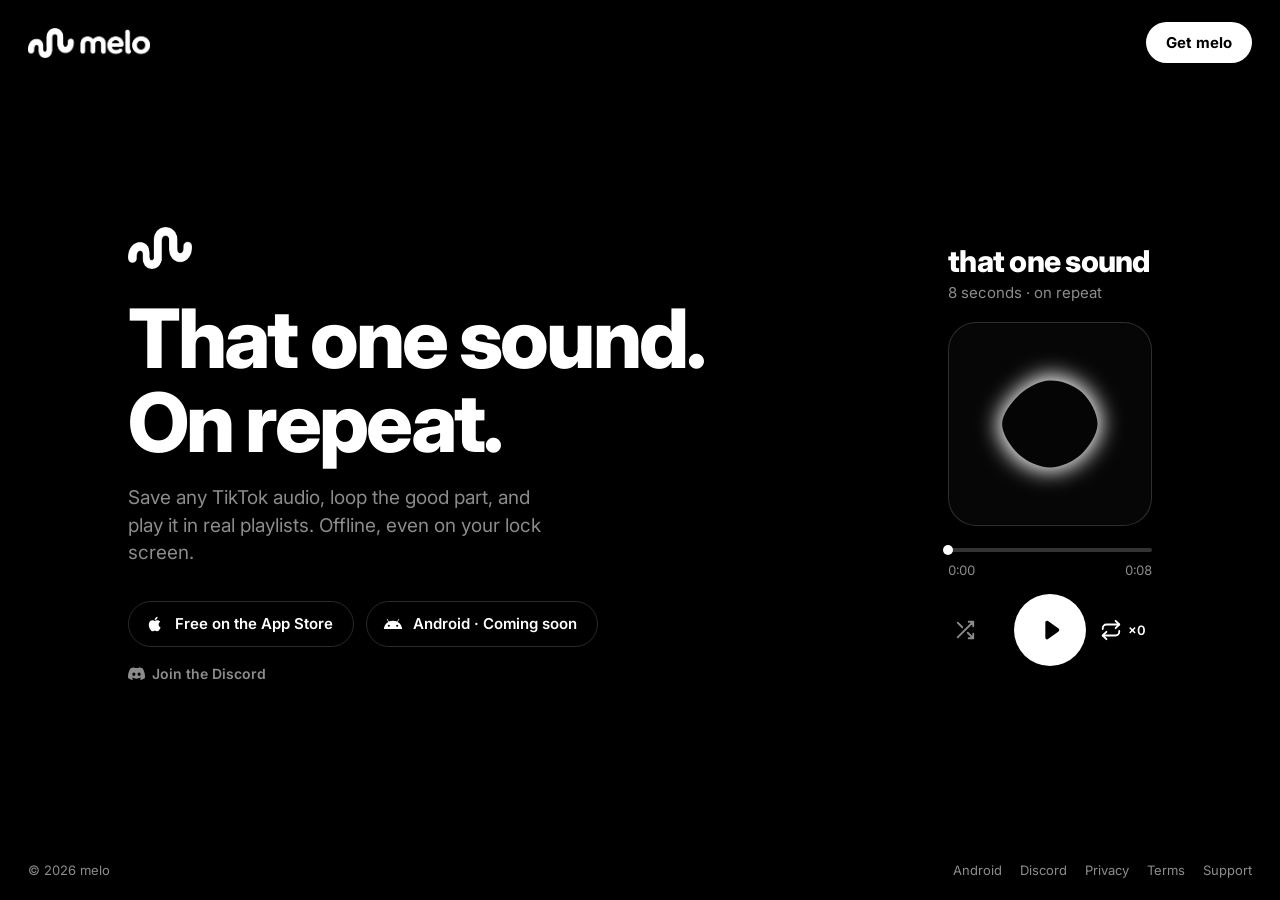
<file: index.html>
<!doctype html>
<html lang="en">
<head>
<meta charset="utf-8">
<meta name="viewport" content="width=device-width,initial-scale=1,viewport-fit=cover">
<title>melo: Playlists for Sounds</title>
<meta name="description" content="melo is Spotify for your TikTok audios. Save any audio, loop the good part, and listen in playlists. Offline, on your lock screen. Free on iPhone.">
<meta property="og:title" content="melo: Playlists for Sounds">
<meta property="og:description" content="That one sound. On repeat. Free on iPhone.">
<meta property="og:image" content="https://getmelomusic.app/assets/og.jpg">
<meta property="og:url" content="https://getmelomusic.app/">
<meta name="twitter:card" content="summary_large_image">
<meta name="apple-itunes-app" content="app-id=6832818349">
<meta name="theme-color" content="#000000">
<link rel="icon" href="/favicon.png">
<link rel="apple-touch-icon" href="/apple-touch-icon.png">
<link rel="preconnect" href="https://fonts.googleapis.com">
<link rel="preconnect" href="https://fonts.gstatic.com" crossorigin>
<link href="https://fonts.googleapis.com/css2?family=Inter:wght@400;500;700;800&display=swap" rel="stylesheet">
<style>
  :root { --fg:#fff; --dim:rgba(255,255,255,.55); --line:rgba(255,255,255,.16); --card:#060606; }
  * { box-sizing:border-box; margin:0; padding:0; }
  html, body { background:#000; color:var(--fg); }
  body { font-family:-apple-system, BlinkMacSystemFont, "SF Pro Display", Inter, system-ui, sans-serif;
         -webkit-font-smoothing:antialiased; min-height:100vh; min-height:100svh; display:flex; flex-direction:column; }
  a { color:inherit; text-decoration:none; }
  button { font:inherit; color:inherit; background:none; border:0; cursor:pointer; -webkit-tap-highlight-color:transparent; }

  header { display:flex; justify-content:space-between; align-items:center; padding:22px 28px; }
  .wordmark { height:30px; display:block; }
  .get { background:var(--fg); color:#000; font-weight:700; font-size:15px; padding:11px 20px; border-radius:999px; transition:transform .15s; }
  .get:hover { transform:scale(1.04); }

  main { flex:1; display:grid; grid-template-columns:1fr auto; align-items:center; gap:64px; max-width:1080px; width:100%; margin:0 auto; padding:24px 28px 40px; }
  .mark { width:64px; margin-bottom:28px; display:block; }
  h1 { font-weight:800; font-size:clamp(44px, 6.4vw, 84px); line-height:1.02; letter-spacing:-.035em; }
  .sub { margin-top:20px; font-size:19px; line-height:1.45; color:var(--dim); max-width:430px; }
  .downloads { display:flex; flex-wrap:wrap; gap:12px; margin-top:34px; }
  .store { display:inline-flex; align-items:center; gap:10px; border:1px solid var(--line); border-radius:999px; padding:12px 20px 12px 16px; font-weight:600; font-size:15px; transition:background .2s; }
  .store:hover { background:rgba(255,255,255,.06); }
  .store svg { width:20px; height:20px; }
  .also { display:flex; gap:20px; margin-top:18px; font-size:14px; font-weight:600; color:var(--dim); }
  .also a { display:inline-flex; align-items:center; gap:7px; transition:color .2s; }
  .also a:hover { color:var(--fg); }
  .also svg { width:17px; height:17px; }

  /* Now-playing card, same pieces as the app */
  .player { width:min(380px, 100%); }
  .title { font-weight:800; font-size:30px; letter-spacing:-.025em; }
  .meta { color:var(--dim); font-size:15px; margin-top:4px; }
  .art { position:relative; margin-top:20px; aspect-ratio:1; border-radius:28px; border:1px solid var(--line); background:var(--card); overflow:hidden; cursor:pointer; }
  .art svg { position:absolute; inset:0; width:100%; height:100%; }
  .bar { margin-top:22px; height:4px; border-radius:2px; background:rgba(255,255,255,.2); position:relative; }
  .bar span { position:absolute; left:0; top:0; bottom:0; width:0; border-radius:2px; background:var(--fg); }
  .bar i { position:absolute; top:50%; left:0; width:10px; height:10px; margin:-5px 0 0 -5px; border-radius:50%; background:var(--fg); }
  .times { display:flex; justify-content:space-between; color:var(--dim); font-size:13px; margin-top:10px; font-variant-numeric:tabular-nums; }
  .controls { display:flex; justify-content:space-between; align-items:center; margin-top:16px; padding:0 6px; }
  .controls .side { color:var(--dim); display:flex; align-items:center; gap:6px; font-size:13px; font-weight:600; min-width:60px; }
  .controls .side.right { justify-content:flex-end; color:var(--fg); }
  .controls svg { width:22px; height:22px; }
  .play { width:72px; height:72px; border-radius:50%; background:var(--fg); color:#000; display:grid; place-items:center; transition:transform .12s; }
  .play:active { transform:scale(.94); }
  .play svg { width:28px; height:28px; }

  footer { display:flex; justify-content:space-between; padding:22px 28px; color:var(--dim); font-size:13px; }
  footer nav { display:flex; gap:18px; }
  footer a:hover { color:var(--fg); }

  @media (max-width:820px) {
    header { padding:16px; }
    .wordmark { height:24px; }
    .get { font-size:14px; padding:9px 16px; }
    main { grid-template-columns:1fr; gap:40px; padding:24px 16px 32px; text-align:center; }
    .mark { margin:0 auto 20px; width:52px; }
    .sub { margin-left:auto; margin-right:auto; font-size:17px; }
    .also { justify-content:center; }
    .player { margin:0 auto; text-align:left; }
    footer { flex-direction:column-reverse; gap:10px; align-items:center; padding:20px 16px 28px; }
  }
</style>
</head>
<body>
<header>
  <a href="/" aria-label="melo home"><img class="wordmark" src="/assets/melo-wordmark-white.png" alt="melo"></a>
  <a class="get" href="https://apps.apple.com/app/id6832818349">Get melo</a>
</header>

<main>
  <section>
    <img class="mark" src="/assets/melo-mark-white.png" alt="">
    <h1>That one sound.<br>On repeat.</h1>
    <p class="sub">Save any TikTok audio, loop the good part, and play it in real playlists. Offline, even on your lock screen.</p>
    <div class="downloads">
      <a class="store" href="https://apps.apple.com/app/id6832818349">
        <svg viewBox="0 0 24 24" fill="currentColor" aria-hidden="true"><path d="M16.37 12.6c-.02-2.2 1.8-3.26 1.88-3.31-1.03-1.5-2.62-1.7-3.18-1.72-1.35-.14-2.64.8-3.33.8-.69 0-1.74-.78-2.87-.76-1.47.02-2.83.86-3.59 2.18-1.53 2.66-.39 6.59 1.1 8.75.73 1.05 1.6 2.24 2.73 2.2 1.1-.05 1.51-.71 2.84-.71 1.32 0 1.7.71 2.86.69 1.18-.02 1.93-1.07 2.65-2.13.84-1.22 1.18-2.4 1.2-2.46-.03-.01-2.3-.88-2.32-3.5zM14.2 6.13c.6-.73 1-1.74.9-2.75-.87.04-1.92.58-2.54 1.3-.56.64-1.05 1.67-.92 2.66.97.08 1.96-.49 2.56-1.21z"/></svg>
        Free on the App Store
      </a>
      <a class="store" href="/android/"><svg viewBox="0 0 24 24" fill="currentColor" aria-hidden="true"><path d="M17.6 9.48l1.84-3.18a.38.38 0 0 0-.66-.38l-1.86 3.22a11.4 11.4 0 0 0-9.84 0L5.22 5.92a.38.38 0 0 0-.66.38L6.4 9.48A10.8 10.8 0 0 0 1 18h22a10.8 10.8 0 0 0-5.4-8.52zM7 15.25a1.25 1.25 0 1 1 0-2.5 1.25 1.25 0 0 1 0 2.5zm10 0a1.25 1.25 0 1 1 0-2.5 1.25 1.25 0 0 1 0 2.5z"/></svg>Android · Coming soon</a>
    </div>
    <div class="also">
      <a href="https://discord.gg/9V9xTb5YP"><svg viewBox="0 0 24 24" fill="currentColor" aria-hidden="true"><path d="M20.3 4.4A19.6 19.6 0 0 0 15.4 3l-.6 1.3a18.2 18.2 0 0 0-5.6 0L8.6 3a19.5 19.5 0 0 0-4.9 1.5C.6 9.1-.3 13.7.1 18.2a19.8 19.8 0 0 0 6 3l1.3-2a12.8 12.8 0 0 1-2-1l.5-.4a14 14 0 0 0 12.2 0l.5.4c-.6.4-1.3.7-2 1l1.3 2a19.7 19.7 0 0 0 6-3c.5-5.2-.9-9.8-3.6-13.8zM8.3 15.5c-1.2 0-2.2-1.1-2.2-2.4s1-2.4 2.2-2.4 2.2 1.1 2.2 2.4-1 2.4-2.2 2.4zm7.4 0c-1.2 0-2.2-1.1-2.2-2.4s1-2.4 2.2-2.4 2.2 1.1 2.2 2.4-1 2.4-2.2 2.4z"/></svg>Join the Discord</a>
    </div>
  </section>

  <section class="player" aria-label="Try a loop">
    <p class="title">that one sound</p>
    <p class="meta">8 seconds · on repeat</p>
    <div class="art" id="art">
      <svg viewBox="-150 -150 300 300" aria-hidden="true">
        <defs>
          <filter id="glow" x="-80%" y="-80%" width="260%" height="260%">
            <feGaussianBlur id="blur" stdDeviation="16"/>
          </filter>
        </defs>
        <path id="halo" fill="#fff" filter="url(#glow)"/>
        <path id="orb" fill="#050505"/>
      </svg>
    </div>
    <div class="bar"><span id="fill"></span><i id="knob"></i></div>
    <div class="times"><span id="now">0:00</span><span>0:08</span></div>
    <div class="controls">
      <span class="side" aria-hidden="true">
        <svg viewBox="0 0 24 24" fill="none" stroke="currentColor" stroke-width="2" stroke-linecap="round" stroke-linejoin="round"><path d="M16 3h5v5M4 20 21 3M21 16v5h-5M15 15l6 6M4 4l5 5"/></svg>
      </span>
      <button class="play" id="play" aria-label="Play the loop">
        <svg id="playIcon" viewBox="0 0 24 24"><path d="M8 5.5c0-1.2 1.3-1.9 2.3-1.3l9 6.5c.9.6.9 1.9 0 2.6l-9 6.5c-1 .7-2.3 0-2.3-1.3z" fill="currentColor"/></svg>
        <svg id="pauseIcon" viewBox="0 0 24 24" style="display:none"><rect x="6" y="4" width="4" height="16" rx="1.5" fill="currentColor"/><rect x="14" y="4" width="4" height="16" rx="1.5" fill="currentColor"/></svg>
      </button>
      <span class="side right">
        <svg viewBox="0 0 24 24" fill="none" stroke="currentColor" stroke-width="2" stroke-linecap="round" stroke-linejoin="round"><path d="m17 2 4 4-4 4"/><path d="M3 11v-1a4 4 0 0 1 4-4h14"/><path d="m7 22-4-4 4-4"/><path d="M21 13v1a4 4 0 0 1-4 4H3"/></svg>
        <span id="loops">×0</span>
      </span>
    </div>
  </section>
</main>

<footer>
  <span>© 2026 melo</span>
  <nav>
    <a href="/android/">Android</a>
    <a href="https://discord.gg/9V9xTb5YP">Discord</a>
    <a href="/privacy/">Privacy</a>
    <a href="/terms/">Terms</a>
    <a href="mailto:support@getmelomusic.app">Support</a>
  </nav>
</footer>

<script>
(() => {
  const LOOP = 8, BEAT = 0.5;
  const $ = id => document.getElementById(id);
  const orb = $('orb'), halo = $('halo'), blur = $('blur');
  const still = matchMedia('(prefers-reduced-motion: reduce)').matches;

  // An original 8-second loop, generated in the browser.
  let ac, master, startAt = 0, playing = false, nextLoop = 0, timer;
  const chords = [[57,60,64], [53,57,60], [48,52,55], [55,59,62]];
  const hz = n => 440 * Math.pow(2, (n - 69) / 12);
  function voice(freq, t, len, type, gain, cutoff) {
    const o = ac.createOscillator(), g = ac.createGain(), f = ac.createBiquadFilter();
    o.type = type; o.frequency.value = freq; f.type = 'lowpass'; f.frequency.value = cutoff;
    g.gain.setValueAtTime(0, t); g.gain.linearRampToValueAtTime(gain, t + 0.01);
    g.gain.exponentialRampToValueAtTime(0.0001, t + len);
    o.connect(f).connect(g).connect(master); o.start(t); o.stop(t + len + 0.05);
  }
  function kick(t) {
    const o = ac.createOscillator(), g = ac.createGain();
    o.frequency.setValueAtTime(120, t); o.frequency.exponentialRampToValueAtTime(45, t + 0.15);
    g.gain.setValueAtTime(0.5, t); g.gain.exponentialRampToValueAtTime(0.0001, t + 0.3);
    o.connect(g).connect(master); o.start(t); o.stop(t + 0.32);
  }
  function scheduleLoop(t0) {
    chords.forEach((c, i) => {
      const t = t0 + i * 2;
      c.forEach(n => voice(hz(n), t, 2.1, 'triangle', 0.05, 1200));
      for (let s = 0; s < 8; s++) voice(hz(c[[0,1,2,1,2,0,2,1][s]] + 12), t + s * 0.25, 0.35, 'sine', 0.06, 3000);
      for (let b = 0; b < 4; b++) kick(t + b * BEAT);
    });
  }
  function scheduler() { while (nextLoop < ac.currentTime + 1) { scheduleLoop(nextLoop); nextLoop += LOOP; } }

  async function toggle() {
    if (!ac) {
      ac = new (window.AudioContext || window.webkitAudioContext)();
      master = ac.createGain(); master.gain.value = 0.8; master.connect(ac.destination);
    }
    if (playing) {
      await ac.suspend(); playing = false; clearInterval(timer);
      $('playIcon').style.display = ''; $('pauseIcon').style.display = 'none';
      $('play').setAttribute('aria-label', 'Play the loop');
      return;
    }
    await ac.resume();
    if (!startAt) { startAt = ac.currentTime + 0.05; nextLoop = startAt; }
    playing = true; scheduler(); timer = setInterval(scheduler, 250);
    $('playIcon').style.display = 'none'; $('pauseIcon').style.display = '';
    $('play').setAttribute('aria-label', 'Pause the loop');
  }
  $('play').addEventListener('click', toggle);
  $('art').addEventListener('click', toggle);

  // The eclipse from the app, made soft and blobby: it wobbles, and squishes on every beat.
  const N = 8;
  function blobPath(r, t, pulse, amount) {
    const pts = [];
    for (let i = 0; i < N; i++) {
      const a = i / N * Math.PI * 2;
      const wob = still ? 0 : (Math.sin(t * 1.1 + i * 1.7) * 0.05 + Math.sin(t * 1.9 + i * 2.9) * 0.03) * amount;
      const rr = r * (1 + wob + pulse * 0.07);
      pts.push([Math.cos(a) * rr, Math.sin(a) * rr]);
    }
    let d = `M${pts[0][0].toFixed(1)},${pts[0][1].toFixed(1)}`;
    for (let i = 0; i < N; i++) {
      const p0 = pts[(i - 1 + N) % N], p1 = pts[i], p2 = pts[(i + 1) % N], p3 = pts[(i + 2) % N];
      d += `C${(p1[0] + (p2[0] - p0[0]) / 6).toFixed(1)},${(p1[1] + (p2[1] - p0[1]) / 6).toFixed(1)} `
         + `${(p2[0] - (p3[0] - p1[0]) / 6).toFixed(1)},${(p2[1] - (p3[1] - p1[1]) / 6).toFixed(1)} `
         + `${p2[0].toFixed(1)},${p2[1].toFixed(1)}`;
    }
    return d + 'Z';
  }

  function frame(ms) {
    const t = ms / 1000;
    let pulse = 0;
    if (playing) {
      const elapsed = Math.max(0, ac.currentTime - startAt), pos = elapsed % LOOP;
      pulse = Math.exp(-((elapsed % BEAT) / BEAT) * 5);
      $('now').textContent = '0:0' + Math.floor(pos);
      $('fill').style.width = $('knob').style.left = (pos / LOOP * 100) + '%';
      $('loops').textContent = '×' + Math.floor(elapsed / LOOP);
    }
    const amount = playing ? 1.4 : 1;
    orb.setAttribute('d', blobPath(66, t, pulse, amount));
    halo.setAttribute('d', blobPath(72 + pulse * 6, t + 0.3, pulse, amount));
    blur.setAttribute('stdDeviation', (16 + pulse * 8).toFixed(1));
    requestAnimationFrame(frame);
  }
  requestAnimationFrame(frame);
})();
</script>
</body>
</html>
</file>
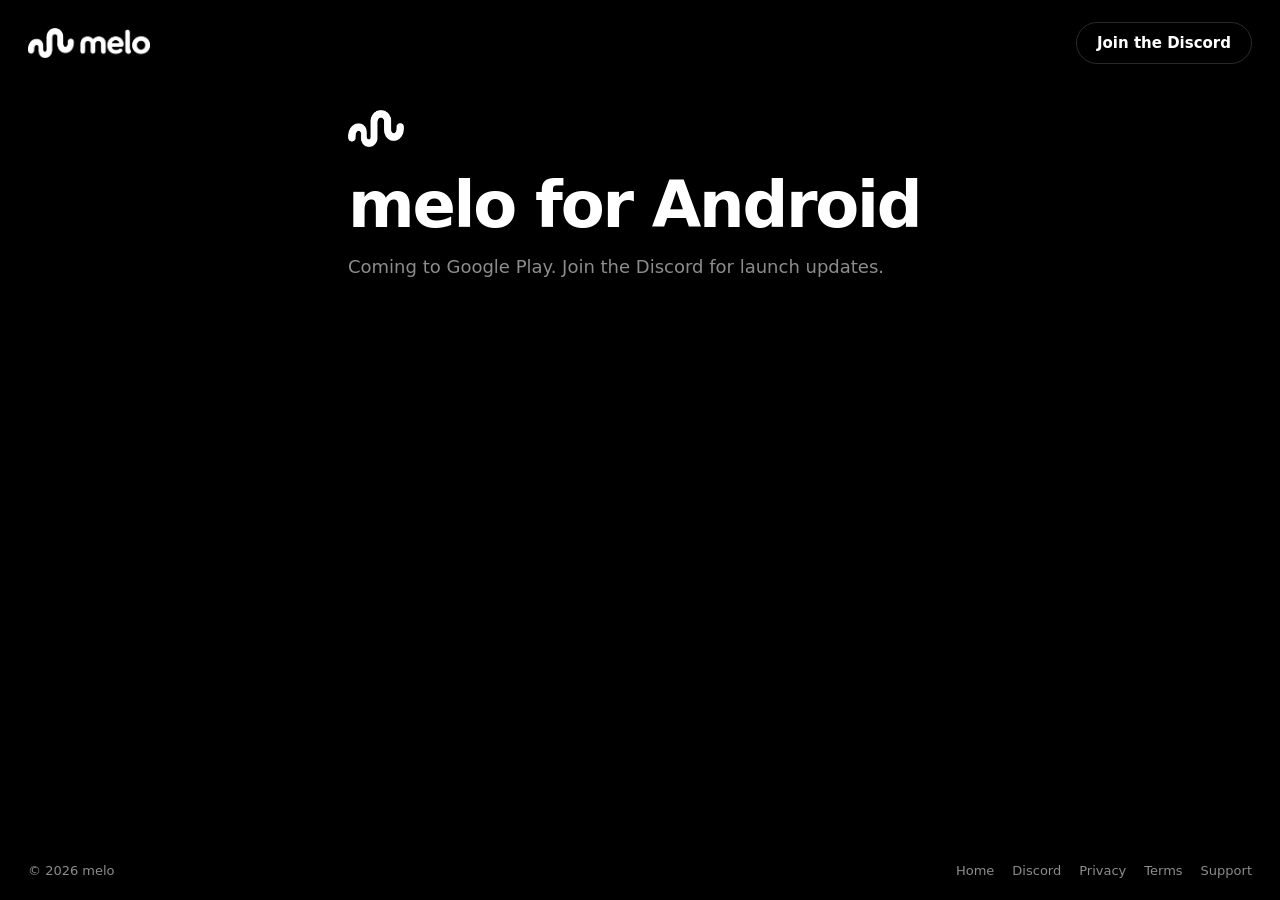
<file: android/index.html>
<!doctype html>
<html lang="en">
<head>
<meta charset="utf-8">
<meta name="viewport" content="width=device-width,initial-scale=1,viewport-fit=cover">
<title>melo for Android</title>
<meta name="description" content="Melo for Android is coming to Google Play.">
<meta name="theme-color" content="#000000">
<link rel="icon" href="/favicon.png">
<link rel="apple-touch-icon" href="/apple-touch-icon.png">
<style>
  :root { --fg:#fff; --dim:rgba(255,255,255,.55); --line:rgba(255,255,255,.16); --card:#060606; }
  * { box-sizing:border-box; margin:0; padding:0; }
  html, body { background:#000; color:var(--fg); }
  body { font-family:-apple-system, BlinkMacSystemFont, "SF Pro Display", Inter, system-ui, sans-serif;
         -webkit-font-smoothing:antialiased; min-height:100vh; min-height:100svh; display:flex; flex-direction:column; }
  a { color:inherit; text-decoration:none; }
  header { display:flex; justify-content:space-between; align-items:center; padding:22px 28px; }
  .wordmark { height:30px; display:block; }
  .pill { display:inline-flex; align-items:center; justify-content:center; gap:10px; border-radius:999px; font-weight:700; font-size:15px; padding:11px 20px; transition:transform .15s, background .2s; }
  .pill.line { border:1px solid var(--line); font-weight:600; }
  .pill.line:hover { background:rgba(255,255,255,.06); }
  main { flex:1; max-width:640px; width:100%; margin:0 auto; padding:24px 28px 48px; }
  .mark { width:56px; margin-bottom:26px; display:block; }
  h1 { font-weight:800; font-size:clamp(40px, 6vw, 64px); line-height:1.03; letter-spacing:-.035em; }
  .sub { margin-top:16px; font-size:18px; line-height:1.45; color:var(--dim); }
  footer { display:flex; justify-content:space-between; padding:22px 28px; color:var(--dim); font-size:13px; }
  footer nav { display:flex; gap:18px; flex-wrap:wrap; }
  footer a:hover { color:var(--fg); }
  @media (max-width:820px) {
    header { padding:16px; }
    .wordmark { height:24px; }
    main { padding:20px 16px 32px; }
    footer { flex-direction:column-reverse; gap:10px; align-items:center; padding:20px 16px 28px; }
  }
</style>
</head>
<body>
<header>
  <a href="/" aria-label="melo home"><img class="wordmark" src="/assets/melo-wordmark-white.png" alt="melo"></a>
  <a class="pill line" href="https://discord.gg/9V9xTb5YP">Join the Discord</a>
</header>

<main>
  <img class="mark" src="/assets/melo-mark-white.png" alt="">
  <h1>melo for Android</h1>
  <p class="sub">Coming to Google Play. Join the Discord for launch updates.</p>
</main>

<footer>
  <span>© 2026 melo</span>
  <nav>
    <a href="/">Home</a>
    <a href="https://discord.gg/9V9xTb5YP">Discord</a>
    <a href="/privacy/">Privacy</a>
    <a href="/terms/">Terms</a>
    <a href="mailto:support@getmelomusic.app">Support</a>
  </nav>
</footer>
</body>
</html>
</file>
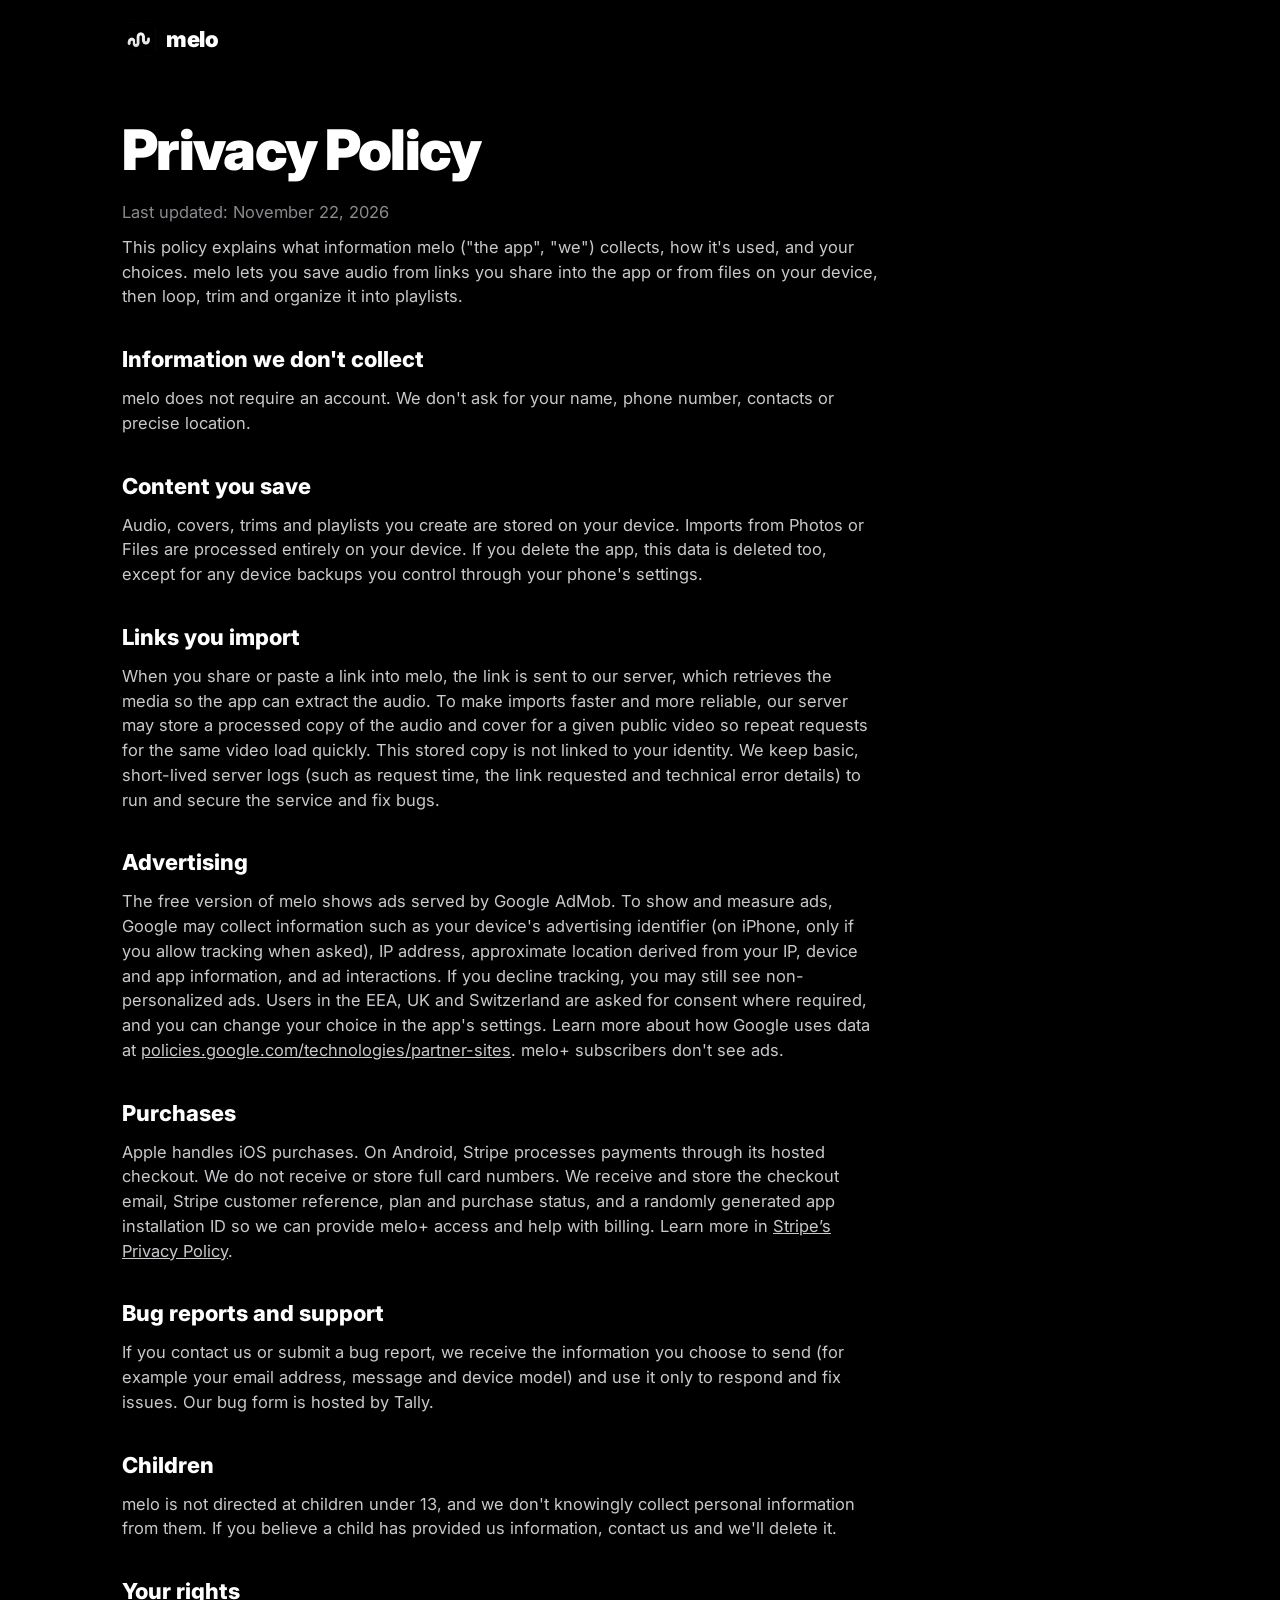
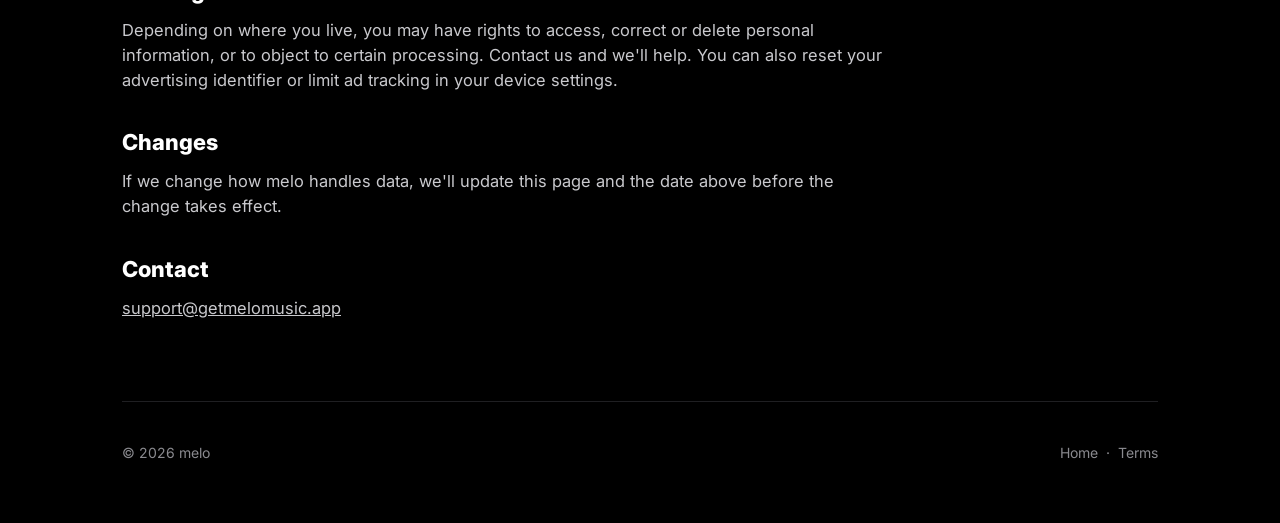
<file: privacy/index.html>
<!doctype html>
<html lang="en">
<head>
<meta charset="utf-8">
<meta name="viewport" content="width=device-width,initial-scale=1">
<title>Privacy Policy · melo</title>
<link rel="icon" href="../favicon.png">
<link rel="stylesheet" href="../assets/style.css">
</head>
<body>
<div class="wrap">
  <nav><a class="brand" href="../"><img src="../assets/icon.png" alt="">melo</a></nav>
  <main class="doc">
    <h1>Privacy Policy</h1>
    <p class="date">Last updated: November 22, 2026</p>

    <p>This policy explains what information melo ("the app", "we") collects, how it's used, and your choices. melo lets you save audio from links you share into the app or from files on your device, then loop, trim and organize it into playlists.</p>

    <h2>Information we don't collect</h2>
    <p>melo does not require an account. We don't ask for your name, phone number, contacts or precise location.</p>

    <h2>Content you save</h2>
    <p>Audio, covers, trims and playlists you create are stored on your device. Imports from Photos or Files are processed entirely on your device. If you delete the app, this data is deleted too, except for any device backups you control through your phone's settings.</p>

    <h2>Links you import</h2>
    <p>When you share or paste a link into melo, the link is sent to our server, which retrieves the media so the app can extract the audio. To make imports faster and more reliable, our server may store a processed copy of the audio and cover for a given public video so repeat requests for the same video load quickly. This stored copy is not linked to your identity. We keep basic, short-lived server logs (such as request time, the link requested and technical error details) to run and secure the service and fix bugs.</p>

    <h2>Advertising</h2>
    <p>The free version of melo shows ads served by Google AdMob. To show and measure ads, Google may collect information such as your device's advertising identifier (on iPhone, only if you allow tracking when asked), IP address, approximate location derived from your IP, device and app information, and ad interactions. If you decline tracking, you may still see non-personalized ads. Users in the EEA, UK and Switzerland are asked for consent where required, and you can change your choice in the app's settings. Learn more about how Google uses data at <a href="https://policies.google.com/technologies/partner-sites">policies.google.com/technologies/partner-sites</a>. melo+ subscribers don't see ads.</p>

    <h2>Purchases</h2>
    <p>Apple handles iOS purchases. On Android, Stripe processes payments through its hosted checkout. We do not receive or store full card numbers. We receive and store the checkout email, Stripe customer reference, plan and purchase status, and a randomly generated app installation ID so we can provide melo+ access and help with billing. Learn more in <a href="https://stripe.com/privacy">Stripe’s Privacy Policy</a>.</p>

    <h2>Bug reports and support</h2>
    <p>If you contact us or submit a bug report, we receive the information you choose to send (for example your email address, message and device model) and use it only to respond and fix issues. Our bug form is hosted by Tally.</p>

    <h2>Children</h2>
    <p>melo is not directed at children under 13, and we don't knowingly collect personal information from them. If you believe a child has provided us information, contact us and we'll delete it.</p>

    <h2>Your rights</h2>
    <p>Depending on where you live, you may have rights to access, correct or delete personal information, or to object to certain processing. Contact us and we'll help. You can also reset your advertising identifier or limit ad tracking in your device settings.</p>

    <h2>Changes</h2>
    <p>If we change how melo handles data, we'll update this page and the date above before the change takes effect.</p>

    <h2>Contact</h2>
    <p><a href="mailto:support@getmelomusic.app">support@getmelomusic.app</a></p>
  </main>
  <footer><div class="row"><span>© 2026 melo</span><span><a href="../">Home</a> &nbsp;·&nbsp; <a href="../terms/">Terms</a></span></div></footer>
</div>
</body>
</html>
</file>
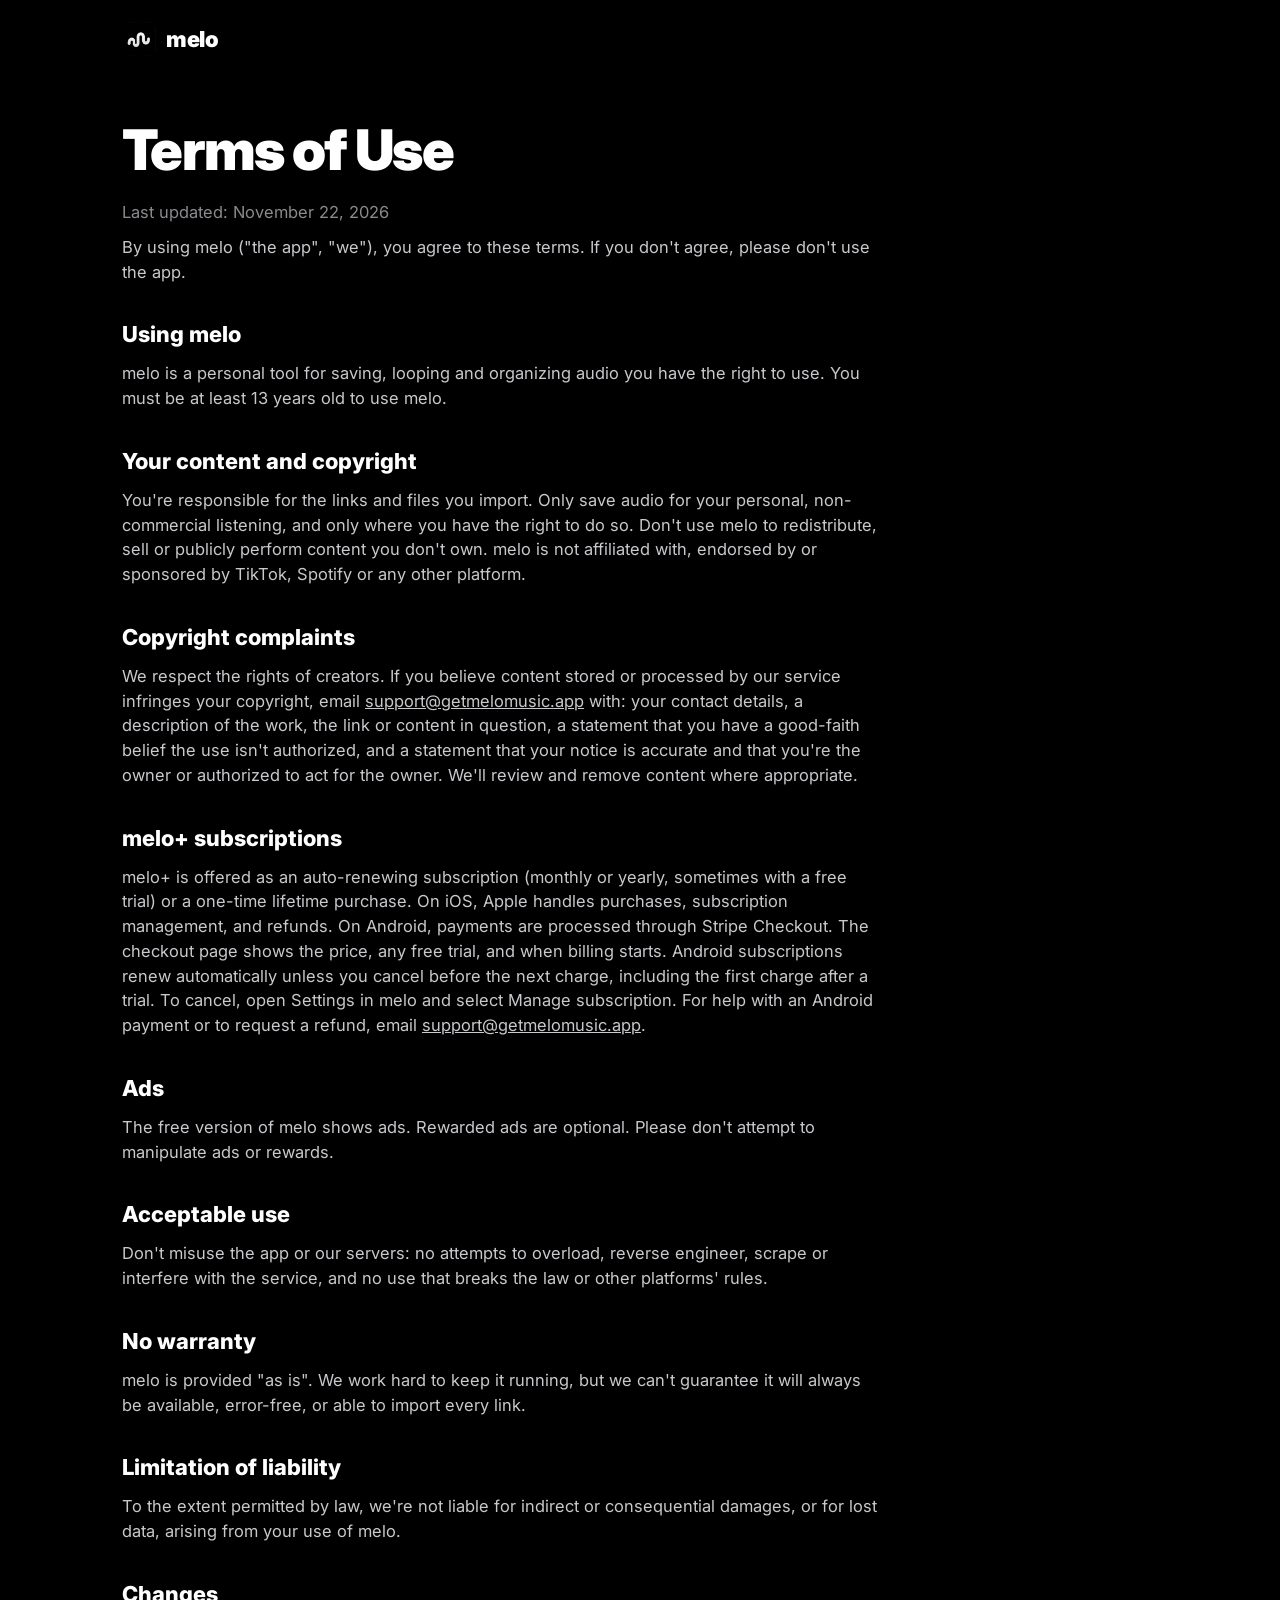
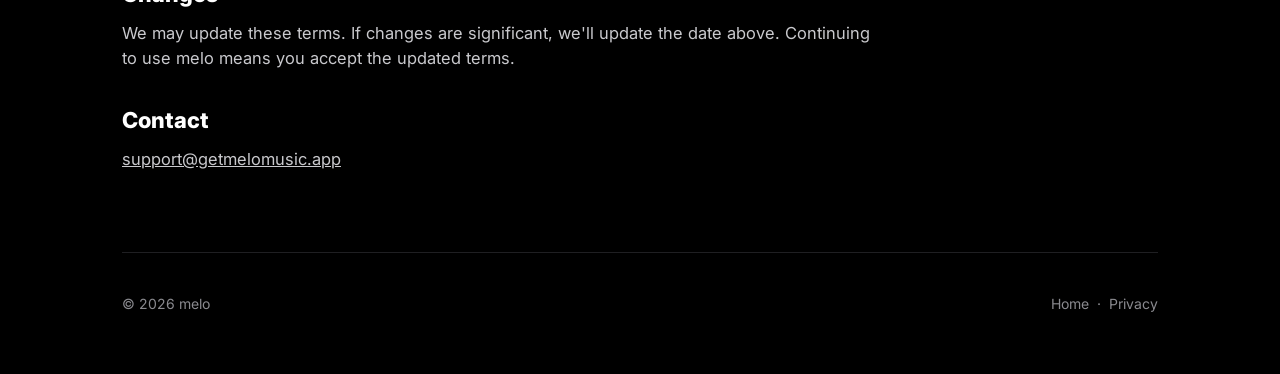
<file: terms/index.html>
<!doctype html>
<html lang="en">
<head>
<meta charset="utf-8">
<meta name="viewport" content="width=device-width,initial-scale=1">
<title>Terms of Use · melo</title>
<link rel="icon" href="../favicon.png">
<link rel="stylesheet" href="../assets/style.css">
</head>
<body>
<div class="wrap">
  <nav><a class="brand" href="../"><img src="../assets/icon.png" alt="">melo</a></nav>
  <main class="doc">
    <h1>Terms of Use</h1>
    <p class="date">Last updated: November 22, 2026</p>

    <p>By using melo ("the app", "we"), you agree to these terms. If you don't agree, please don't use the app.</p>

    <h2>Using melo</h2>
    <p>melo is a personal tool for saving, looping and organizing audio you have the right to use. You must be at least 13 years old to use melo.</p>

    <h2>Your content and copyright</h2>
    <p>You're responsible for the links and files you import. Only save audio for your personal, non-commercial listening, and only where you have the right to do so. Don't use melo to redistribute, sell or publicly perform content you don't own. melo is not affiliated with, endorsed by or sponsored by TikTok, Spotify or any other platform.</p>

    <h2>Copyright complaints</h2>
    <p>We respect the rights of creators. If you believe content stored or processed by our service infringes your copyright, email <a href="mailto:support@getmelomusic.app">support@getmelomusic.app</a> with: your contact details, a description of the work, the link or content in question, a statement that you have a good-faith belief the use isn't authorized, and a statement that your notice is accurate and that you're the owner or authorized to act for the owner. We'll review and remove content where appropriate.</p>

    <h2>melo+ subscriptions</h2>
    <p>melo+ is offered as an auto-renewing subscription (monthly or yearly, sometimes with a free trial) or a one-time lifetime purchase. On iOS, Apple handles purchases, subscription management, and refunds. On Android, payments are processed through Stripe Checkout. The checkout page shows the price, any free trial, and when billing starts. Android subscriptions renew automatically unless you cancel before the next charge, including the first charge after a trial. To cancel, open Settings in melo and select Manage subscription. For help with an Android payment or to request a refund, email <a href="mailto:support@getmelomusic.app">support@getmelomusic.app</a>.</p>

    <h2>Ads</h2>
    <p>The free version of melo shows ads. Rewarded ads are optional. Please don't attempt to manipulate ads or rewards.</p>

    <h2>Acceptable use</h2>
    <p>Don't misuse the app or our servers: no attempts to overload, reverse engineer, scrape or interfere with the service, and no use that breaks the law or other platforms' rules.</p>

    <h2>No warranty</h2>
    <p>melo is provided "as is". We work hard to keep it running, but we can't guarantee it will always be available, error-free, or able to import every link.</p>

    <h2>Limitation of liability</h2>
    <p>To the extent permitted by law, we're not liable for indirect or consequential damages, or for lost data, arising from your use of melo.</p>

    <h2>Changes</h2>
    <p>We may update these terms. If changes are significant, we'll update the date above. Continuing to use melo means you accept the updated terms.</p>

    <h2>Contact</h2>
    <p><a href="mailto:support@getmelomusic.app">support@getmelomusic.app</a></p>
  </main>
  <footer><div class="row"><span>© 2026 melo</span><span><a href="../">Home</a> &nbsp;·&nbsp; <a href="../privacy/">Privacy</a></span></div></footer>
</div>
</body>
</html>
</file>
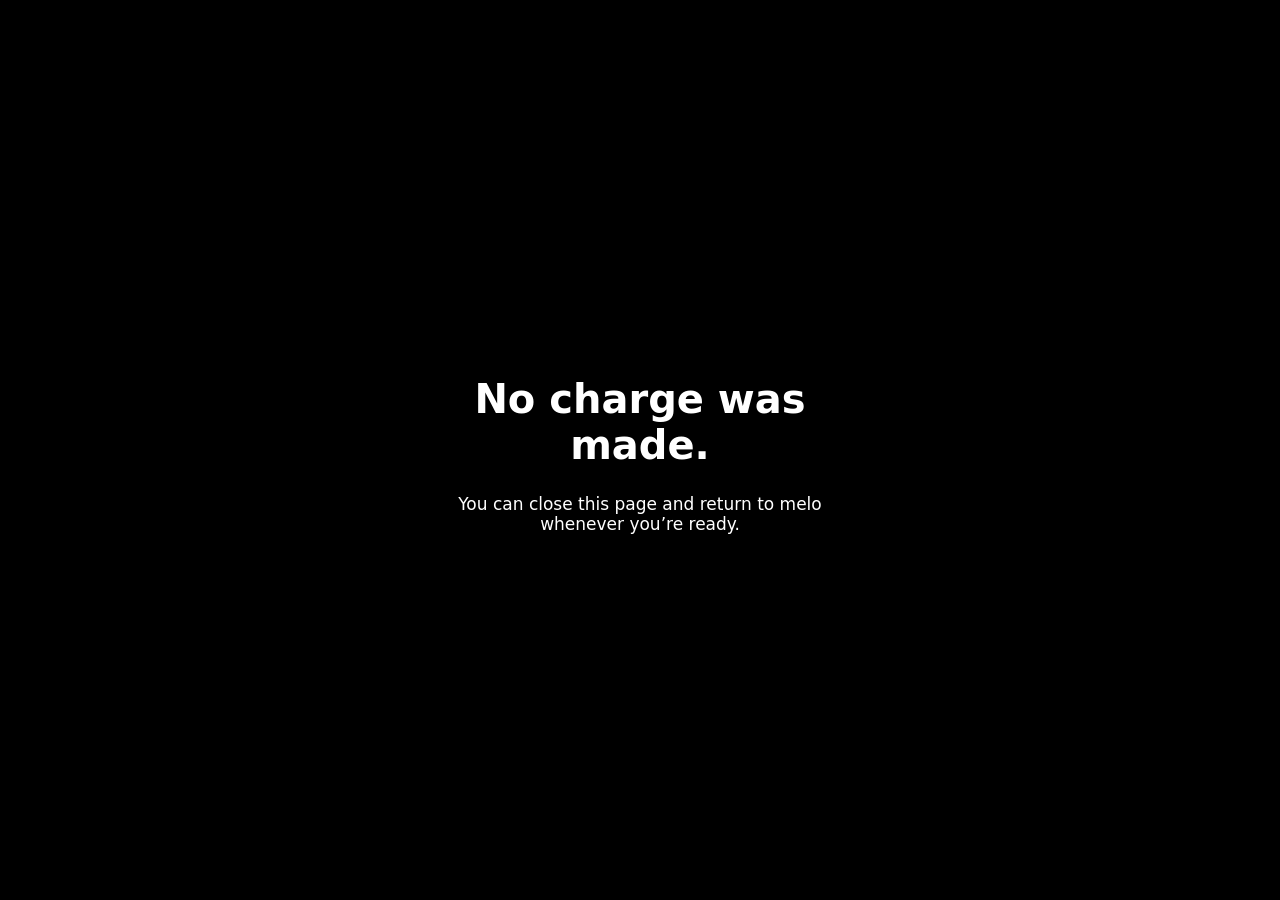
<file: billing/cancel/index.html>
<!doctype html><meta name="viewport" content="width=device-width"><title>melo+ checkout canceled</title><meta name="robots" content="noindex"><style>body{margin:0;background:#000;color:#fff;font:17px system-ui;display:grid;min-height:100vh;place-items:center;text-align:center}.box{max-width:28rem;padding:2rem}h1{font-size:2.5rem}a{color:inherit}</style><main class="box"><h1>No charge was made.</h1><p>You can close this page and return to melo whenever you’re ready.</p></main>
</file>
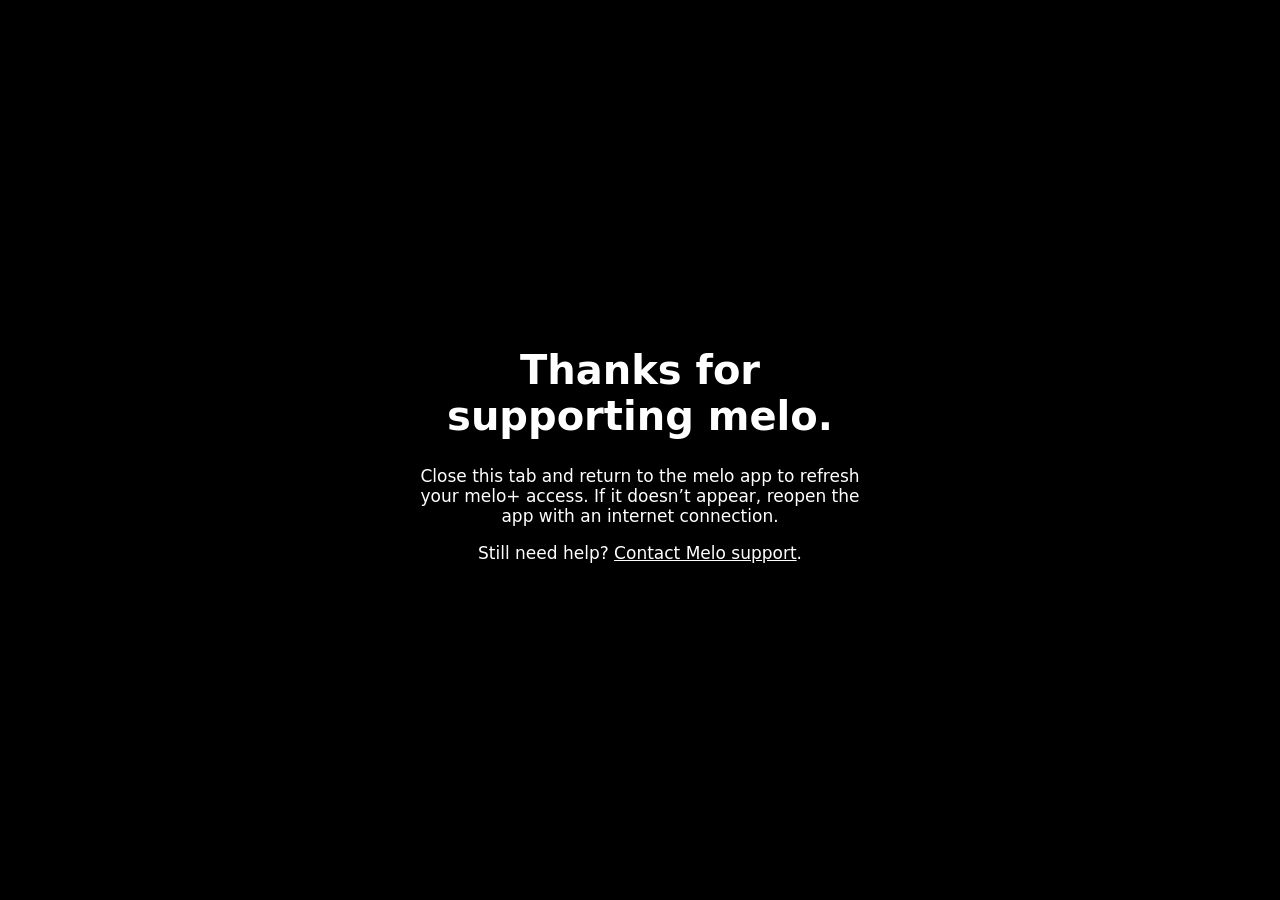
<file: billing/success/index.html>
<!doctype html><meta name="viewport" content="width=device-width"><title>melo+ purchase complete</title><meta name="robots" content="noindex"><style>body{margin:0;background:#000;color:#fff;font:17px system-ui;display:grid;min-height:100vh;place-items:center;text-align:center}.box{max-width:28rem;padding:2rem}h1{font-size:2.5rem}a{color:inherit}</style><main class="box"><h1>Thanks for supporting melo.</h1><p>Close this tab and return to the melo app to refresh your melo+ access. If it doesn’t appear, reopen the app with an internet connection.</p><p>Still need help? <a href="mailto:support@getmelomusic.app">Contact Melo support</a>.</p></main>
</file>
<file: assets/style.css>
@import url('https://fonts.googleapis.com/css2?family=Inter:wght@400;500;600;700;800;900&display=swap');
*{box-sizing:border-box;margin:0;padding:0}
:root{--bg:#000;--fg:#fff;--mut:#8a8a8f;--line:#1f1f22;--card:#0e0e10;--yel:#ffd84a;--green:#b6f23a;--purple:#8b3dff;--pink:#ff3d8b}
html{scroll-behavior:smooth}
body{overflow-x:hidden;background:var(--bg);color:var(--fg);font-family:Inter,-apple-system,BlinkMacSystemFont,"Segoe UI",sans-serif;-webkit-font-smoothing:antialiased;line-height:1.5}
a{color:inherit}
.wrap{max-width:1080px;margin:0 auto;padding:0 22px}
nav{display:flex;align-items:center;justify-content:space-between;padding:22px 0}
.brand{display:flex;align-items:center;gap:10px;text-decoration:none;font-weight:900;font-size:22px;letter-spacing:-.02em}
.brand img{width:34px;height:34px;border-radius:9px}
.navlinks{display:flex;gap:22px;font-size:15px;color:var(--mut)}
.navlinks a{text-decoration:none}.navlinks a:hover{color:var(--fg)}
.hero{text-align:center;padding:70px 0 40px;position:relative}
.hero .icon{width:120px;height:120px;border-radius:28px;box-shadow:0 0 80px rgba(255,255,255,.18)}
.hero h1{font-size:clamp(56px,11vw,112px);font-weight:900;letter-spacing:-.05em;line-height:1;margin-top:26px}
.hero p.tag{font-size:clamp(20px,3.4vw,28px);font-weight:700;margin-top:14px}
.hero p.sub{color:var(--mut);font-size:17px;max-width:520px;margin:14px auto 0}
.ctas{display:flex;flex-wrap:wrap;gap:12px;justify-content:center;margin-top:30px}
.btn{display:inline-flex;align-items:center;gap:10px;padding:16px 26px;border-radius:999px;font-weight:800;font-size:17px;text-decoration:none;transition:transform .15s}
.btn:active{transform:scale(.97)}
.btn.primary{background:var(--fg);color:#000}
.btn.ghost{border:2px solid #fff;color:#fff}
.btn svg{width:22px;height:22px}
.note{color:var(--mut);font-size:14px;margin-top:14px}
.glow{position:absolute;left:50%;top:0;width:100vw;height:100%;transform:translateX(-50%);z-index:-1;pointer-events:none}
.glow span{position:absolute;width:220px;height:700px;border-radius:200px;filter:blur(110px);opacity:.28}
.glow .g{background:var(--green);left:-80px;top:-200px;transform:rotate(25deg)}
.glow .p{background:var(--purple);right:-60px;top:-260px;transform:rotate(-30deg)}
.shots{display:flex;gap:18px;justify-content:center;padding:30px 0 10px;overflow-x:auto;scroll-snap-type:x mandatory}
.shots img{width:260px;border-radius:26px;scroll-snap-align:center;flex:0 0 auto;border:1px solid var(--line)}
section{padding:70px 0;border-top:1px solid var(--line)}
section h2{font-size:clamp(32px,5vw,48px);font-weight:900;letter-spacing:-.03em;line-height:1.05}
section .lead{color:var(--mut);font-size:18px;margin-top:10px;max-width:560px}
.grid{display:grid;grid-template-columns:repeat(auto-fit,minmax(230px,1fr));gap:16px;margin-top:34px}
.card{background:var(--card);border:1px solid var(--line);border-radius:22px;padding:24px}
.card .n{font-size:13px;font-weight:800;color:var(--yel);letter-spacing:.08em}
.card h3{font-size:22px;font-weight:800;margin-top:8px}
.card p{color:var(--mut);margin-top:6px;font-size:15.5px}
.which{display:flex;align-items:center;gap:26px;flex-wrap:wrap}
.which img{width:110px;height:110px;border-radius:26px}
.which .big{font-size:clamp(26px,4vw,36px);font-weight:900;letter-spacing:-.02em}
.which .big b{color:var(--yel)}
details{background:var(--card);border:1px solid var(--line);border-radius:18px;padding:18px 22px;margin-top:12px}
summary{font-weight:700;font-size:18px;cursor:pointer;list-style:none}
summary::after{content:"+";float:right;color:var(--mut)}
details[open] summary::after{content:"–"}
details p{color:var(--mut);margin-top:10px}
footer{border-top:1px solid var(--line);padding:40px 0 60px;color:var(--mut);font-size:14px}
footer .row{display:flex;flex-wrap:wrap;gap:20px;justify-content:space-between;align-items:center}
footer a{text-decoration:none}footer a:hover{color:#fff}
.doc{max-width:760px;padding:30px 0 80px}
.doc h1{font-size:clamp(38px,6vw,56px);font-weight:900;letter-spacing:-.03em}
.doc .date{color:var(--mut);margin-top:8px}
.doc h2{font-size:22px;font-weight:800;margin-top:34px}
.doc p,.doc li{color:#c9c9cd;margin-top:10px;font-size:16.5px}
.doc ul,.doc ol{padding-left:22px}
.steps{counter-reset:s;list-style:none;padding:0!important}
.steps li{counter-increment:s;background:var(--card);border:1px solid var(--line);border-radius:18px;padding:18px 20px 18px 66px;position:relative;margin-top:12px}
.steps li::before{content:counter(s);position:absolute;left:18px;top:16px;width:32px;height:32px;border-radius:50%;background:#fff;color:#000;font-weight:900;display:grid;place-items:center}
.warn{background:#1a1505;border:1px solid #4a3c0a;color:#f3dc8a;border-radius:16px;padding:16px 18px;margin-top:20px;font-size:15px}
code{background:#151518;padding:2px 7px;border-radius:6px;font-size:14px}
@media(max-width:640px){.navlinks{display:none}.hero{padding-top:40px}.shots{justify-content:flex-start}}
</file>
